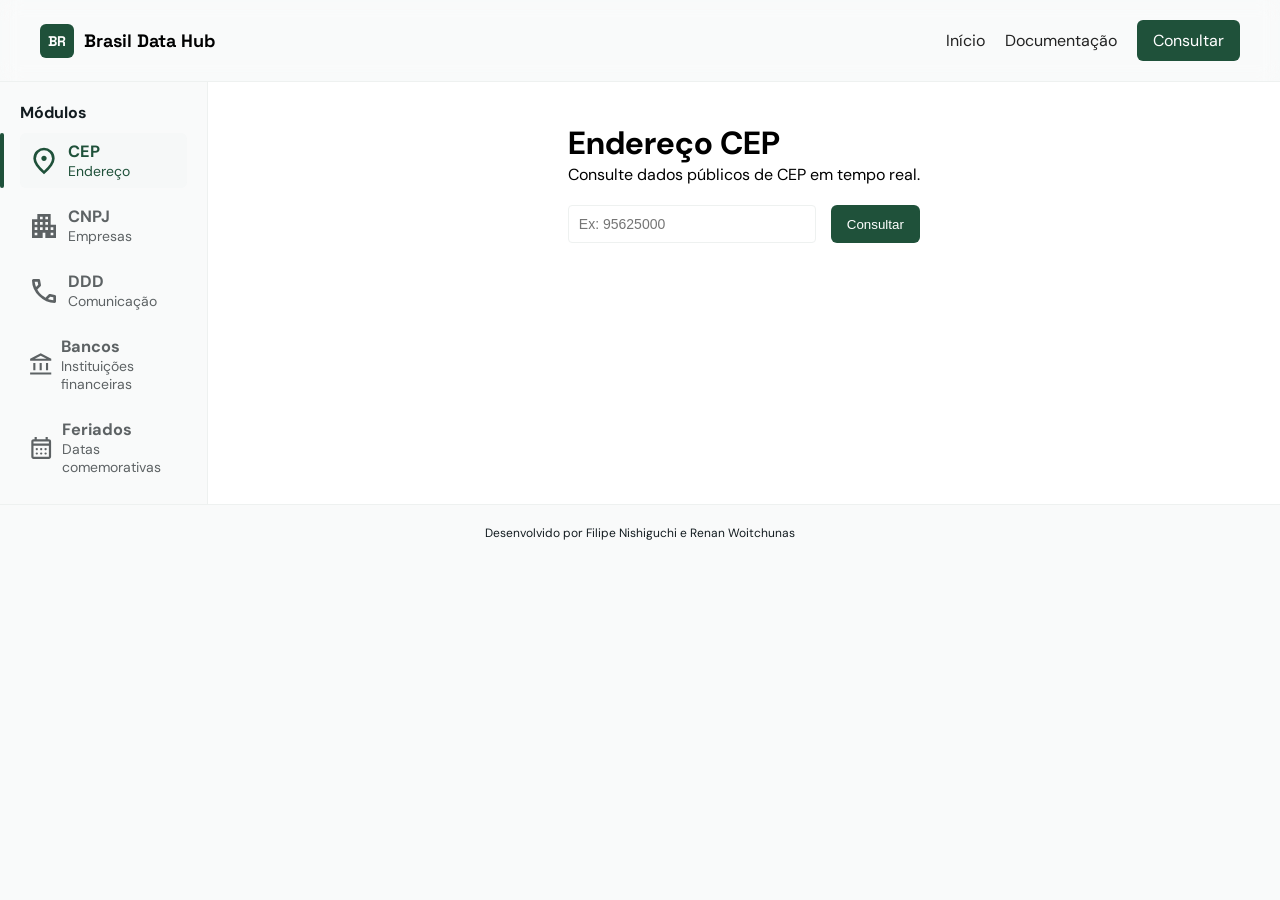
<file: consultar.html>
<!DOCTYPE html>
<html lang="pt-BR">
<head>
    <meta charset="UTF-8">
    <meta name="viewport" content="width=device-width, initial-scale=1.0">
    <title>Brasil Data Hub</title>
    <link rel="preconnect" href="https://fonts.googleapis.com">
    <link rel="preconnect" href="https://fonts.gstatic.com" crossorigin>
    <link href="https://fonts.googleapis.com/css2?family=Space+Grotesk:wght@300..700&display=swap" rel="stylesheet">
    <link href="https://fonts.googleapis.com/css2?family=DM+Sans:ital,opsz,wght@0,9..40,100..1000;1,9..40,100..1000&family=Space+Grotesk:wght@300..700&display=swap" rel="stylesheet">

    <link rel="icon" type="image/png" href="/assets/favicon.ico">

    <link rel="stylesheet" href="/css/styles.css">
    <link rel="stylesheet" href="/css/consultar.css">
    <link rel="stylesheet" href="/css/footer.css">
</head>
<body>
    <header>
        <a class="logo" href="/index.html">
            <div class="icon">
                <h3>BR</h3>
            </div>
            <h2>Brasil Data Hub</h2>
        </a>
        <nav class="nav-links">
            <a class="button-secondary"href="/index.html">Início</a>
            <a class="button-secondary" href="/documentacao.html">Documentação</a>
            <a class="button-primary" href="/consultar">Consultar</a>
        </nav>
    </header>

    <div class="container">
        <aside>
            <h4>Módulos</h4>
            <nav class="sidebar">
                <button class="button-secondary active" data-target="cep">
                    <svg xmlns="http://www.w3.org/2000/svg" height="32px" viewBox="0 -960 960 960" width="32px" fill="#FFFFFF"><path d="M536.5-503.5Q560-527 560-560t-23.5-56.5Q513-640 480-640t-56.5 23.5Q400-593 400-560t23.5 56.5Q447-480 480-480t56.5-23.5ZM480-186q122-112 181-203.5T720-552q0-109-69.5-178.5T480-800q-101 0-170.5 69.5T240-552q0 71 59 162.5T480-186Zm0 106Q319-217 239.5-334.5T160-552q0-150 96.5-239T480-880q127 0 223.5 89T800-552q0 100-79.5 217.5T480-80Zm0-480Z"/></svg>
                    <div>
                        <h3>CEP</h3>
                        <p>Endereço</p>
                    </div>
                </button>

                <button class="button-secondary" data-target="cnpj">
                    <svg xmlns="http://www.w3.org/2000/svg" height="32px" viewBox="0 -960 960 960" width="32px" fill="#FFFFFF"><path d="M120-120v-560h160v-160h400v320h160v400H520v-160h-80v160H120Zm80-80h80v-80h-80v80Zm0-160h80v-80h-80v80Zm0-160h80v-80h-80v80Zm160 160h80v-80h-80v80Zm0-160h80v-80h-80v80Zm0-160h80v-80h-80v80Zm160 320h80v-80h-80v80Zm0-160h80v-80h-80v80Zm0-160h80v-80h-80v80Zm160 480h80v-80h-80v80Zm0-160h80v-80h-80v80Z"/></svg>
                    <div>
                        <h3>CNPJ</h3>
                        <p>Empresas</p>
                    </div>
                </button>

                <button class="button-secondary" data-target="ddd">
                    <svg xmlns="http://www.w3.org/2000/svg" height="32px" viewBox="0 -960 960 960" width="32px" fill="#FFFFFF"><path d="M798-120q-125 0-247-54.5T329-329Q229-429 174.5-551T120-798q0-18 12-30t30-12h162q14 0 25 9.5t13 22.5l26 140q2 16-1 27t-11 19l-97 98q20 37 47.5 71.5T387-386q31 31 65 57.5t72 48.5l94-94q9-9 23.5-13.5T670-390l138 28q14 4 23 14.5t9 23.5v162q0 18-12 30t-30 12ZM241-600l66-66-17-94h-89q5 41 14 81t26 79Zm358 358q39 17 79.5 27t81.5 13v-88l-94-19-67 67ZM241-600Zm358 358Z"/></svg>
                    <div>
                        <h3>DDD</h3>
                        <p>Comunicação</p>
                    </div>
                </button>

                <button class="button-secondary" data-target="bancos">
                    <svg xmlns="http://www.w3.org/2000/svg" height="32px" viewBox="0 -960 960 960" width="32px" fill="#FFFFFF"><path d="M200-280v-280h80v280h-80Zm240 0v-280h80v280h-80ZM80-120v-80h800v80H80Zm600-160v-280h80v280h-80ZM80-640v-80l400-200 400 200v80H80Zm178-80h444-444Zm0 0h444L480-830 258-720Z"/></svg>
                    <div>
                        <h3>Bancos</h3>
                        <p>Instituições financeiras</p>
                    </div>
                </button>

                <button class="button-secondary" data-target="feriados">
                    <svg xmlns="http://www.w3.org/2000/svg" height="32px" viewBox="0 -960 960 960" width="32px" fill="#FFFFFF"><path d="M200-80q-33 0-56.5-23.5T120-160v-560q0-33 23.5-56.5T200-800h40v-80h80v80h320v-80h80v80h40q33 0 56.5 23.5T840-720v560q0 33-23.5 56.5T760-80H200Zm0-80h560v-400H200v400Zm0-480h560v-80H200v80Zm0 0v-80 80Zm280 240q-17 0-28.5-11.5T440-440q0-17 11.5-28.5T480-480q17 0 28.5 11.5T520-440q0 17-11.5 28.5T480-400Zm-188.5-11.5Q280-423 280-440t11.5-28.5Q303-480 320-480t28.5 11.5Q360-457 360-440t-11.5 28.5Q337-400 320-400t-28.5-11.5ZM640-400q-17 0-28.5-11.5T600-440q0-17 11.5-28.5T640-480q17 0 28.5 11.5T680-440q0 17-11.5 28.5T640-400ZM480-240q-17 0-28.5-11.5T440-280q0-17 11.5-28.5T480-320q17 0 28.5 11.5T520-280q0 17-11.5 28.5T480-240Zm-188.5-11.5Q280-263 280-280t11.5-28.5Q303-320 320-320t28.5 11.5Q360-297 360-280t-11.5 28.5Q337-240 320-240t-28.5-11.5ZM640-240q-17 0-28.5-11.5T600-280q0-17 11.5-28.5T640-320q17 0 28.5 11.5T680-280q0 17-11.5 28.5T640-240Z"/></svg>
                    <div>
                        <h3>Feriados</h3>
                        <p>Datas comemorativas</p>
                    </div>
                </button>
            </nav>
        </aside>
        <main>
            <div class="content-cep">
                <div class="title-content">
                    <h1>Endereço CEP</h1>
                    <p>Consulte dados públicos de CEP em tempo real.</p>
                </div>
                <form class="form-cep" action="/consultar_cep" method="POST">
                    <input type="text" name="cep" placeholder="Ex: 95625000" required pattern="\d{8}" title="Digite um CEP válido com 8 dígitos">
                    <button type="submit" class="button-primary">Consultar</button>
                </form>
                <div class="info-cep">
                </div>
            </div>

            <div class="content-cnpj">
                <div class="title-content">
                    <h1>Empresas CNPJ</h1>
                    <p>Consulte dados públicos de CNPJ em tempo real.</p>
                </div>
                <form class="form-cnpj" action="/consultar_cnpj" method="POST">
                    <input type="text" name="cnpj" placeholder="Ex: 12345678000190" required pattern="\d{14}" title="Digite um CNPJ válido">
                    <button type="submit" class="button-primary">Consultar</button>
                </form>
                <div class="info-cnpj">
                </div>
            </div>

            <div class="content-ddd">
                <div class="title-content">
                    <h1>Comunicação DDD</h1>
                    <p>Consulte dados públicos de DDD em tempo real.</p>
                </div>
                <form class="form-ddd" action="/consultar_ddd" method="POST">
                    <input type="text" name="ddd" placeholder="Ex: 51" required pattern="\d{2}" title="Digite um DDD válido com 2 dígitos">
                    <button type="submit" class="button-primary">Consultar</button>
                </form>
                <div class="info-ddd">
                </div>
            </div>

            <div class="content-bancos">
                <div class="title-content">
                    <h1>Financeiro Bancos</h1>
                    <p>Consulte dados públicos de bancos em tempo real.</p>
                </div>
                <form class="form-bancos" action="/consultar_bancos" method="POST">
                    <input type="text" name="bank" placeholder="Ex: 1" required pattern="\d{2}" title="Digite o código do banco válido">
                    <button type="submit" class="button-primary">Consultar</button>
                </form>
                <div class="info-bancos">
                </div>
            </div>

            <div class="content-feriados">
                <div class="title-content">
                    <h1>Feriados</h1>
                    <p>Consulte dados públicos de feriados em tempo real.</p>
                </div>
                <form class="form-feriados" action="/consultar_feriados" method="POST">
                    <input type="text" name="year" placeholder="Ex: 2024" required pattern="\d{4}" title="Digite um ano válido com 4 dígitos">
                    <button type="submit" class="button-primary">Consultar</button>
                </form>
                <div class="info-feriados">
                </div>
            </div>
        </main>
    </div>

    <footer>
        <div class="footer-bottom">
            <p>Desenvolvido por Filipe Nishiguchi e Renan Woitchunas</p>
        </div>
    </footer>
</body>
<script>
    const buttons = document.querySelectorAll(".sidebar button");
    const modules = document.querySelectorAll("main > div");

    buttons.forEach(button => {
        button.addEventListener("click", () => {

            const target = button.dataset.target;

            buttons.forEach(btn => btn.classList.remove("active"));
            button.classList.add("active");

            modules.forEach(module => {
                module.classList.remove("active");

                if(module.classList.contains(`content-${target}`)){
                    module.classList.add("active");
                }
            });

        });
    });

    document.querySelector(".content-cep").classList.add("active");
</script>
<script type="module" src="/js/consultar_cep.js"></script>
<script type="module" src="/js/consultar_cnpj.js"></script>
<script type="module" src="/js/consultar_ddd.js"></script>
<script type="module" src="/js/consultar_bancos.js"></script>
<script type="module" src="/js/consultar_feriados.js"></script>
</html>
</file>
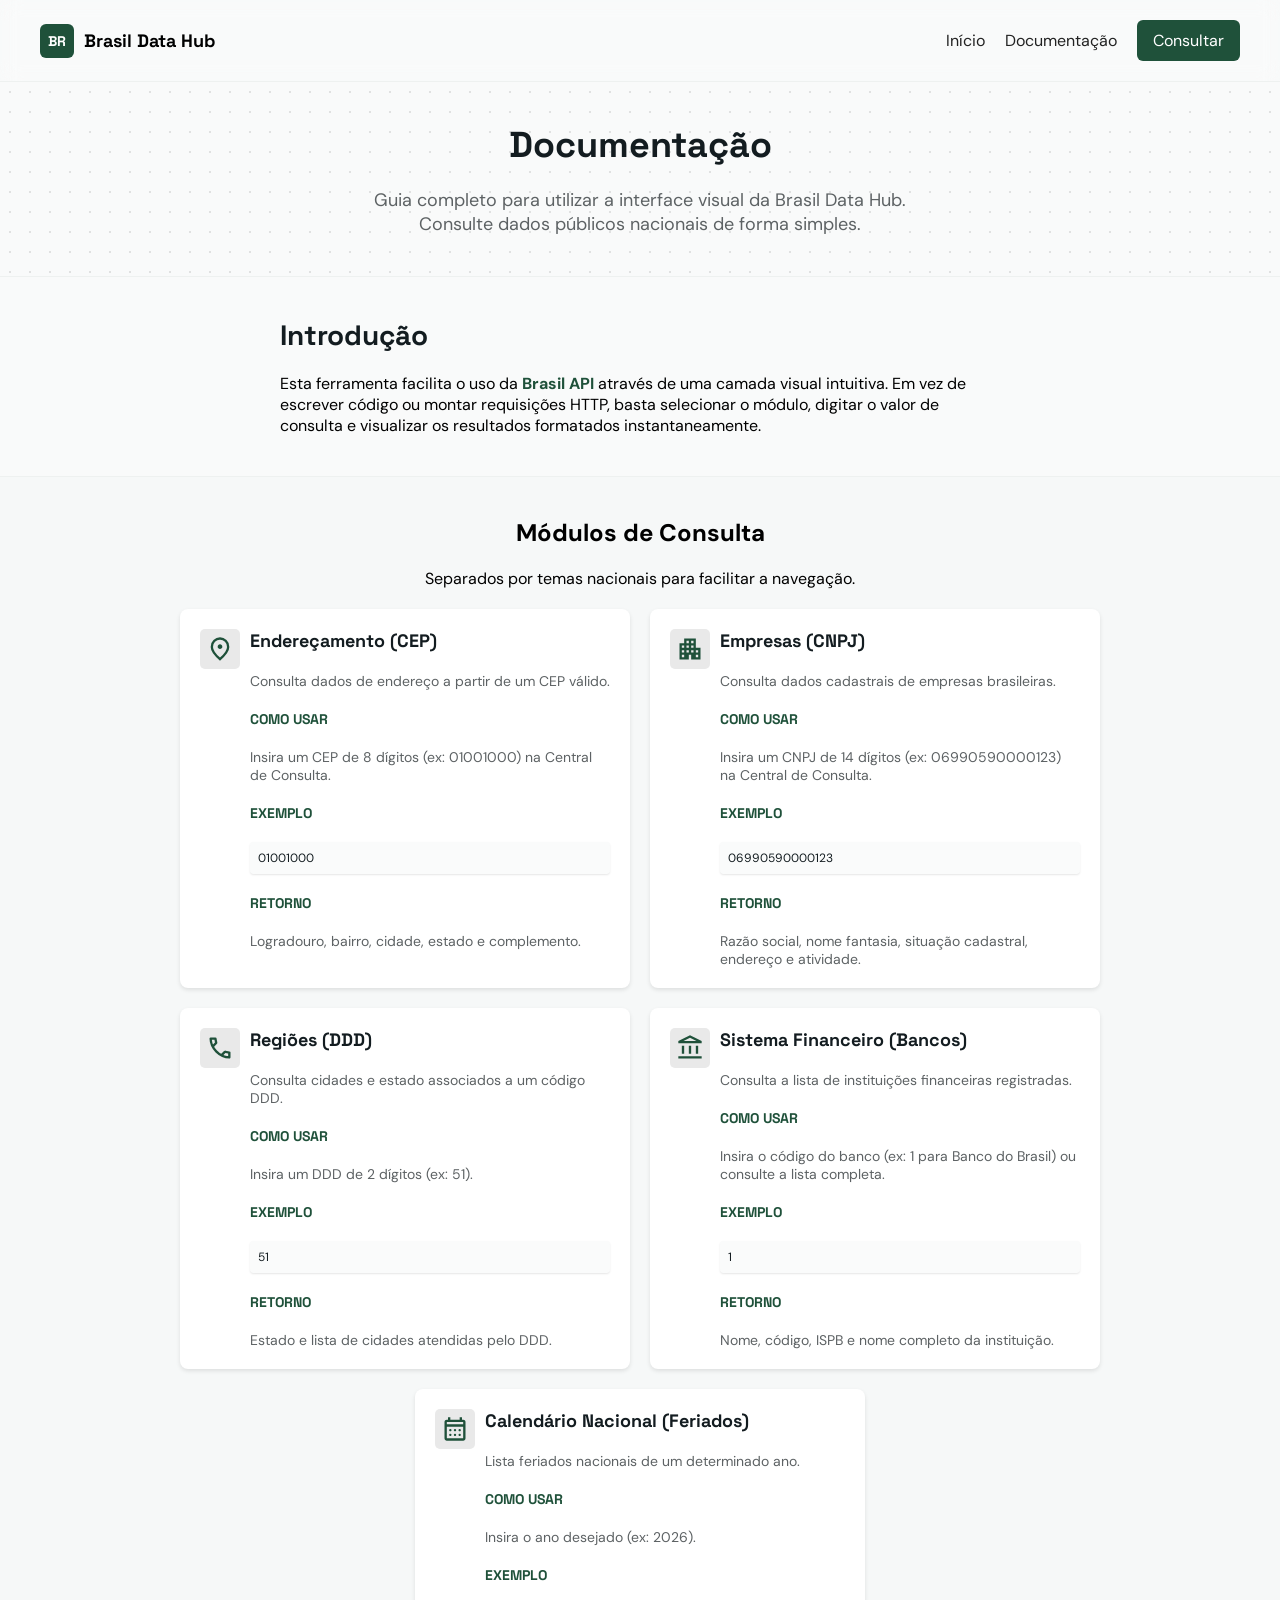
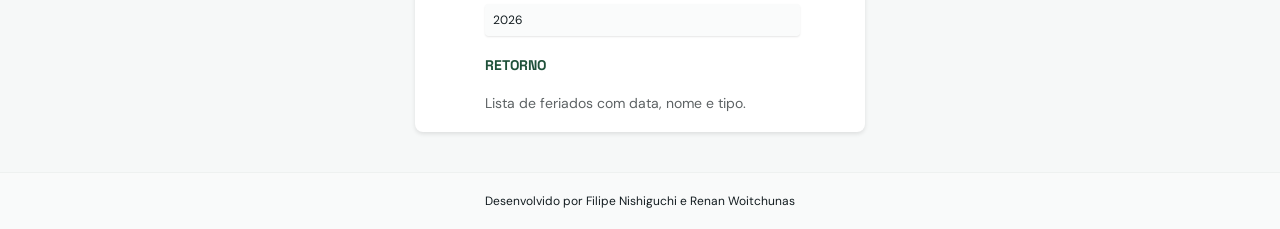
<file: documentacao.html>
<!DOCTYPE html>
<html lang="pt-BR">
<head>
    <meta charset="UTF-8">
    <meta name="viewport" content="width=device-width, initial-scale=1.0">
    <title>Brasil Data Hub</title>
    <link rel="preconnect" href="https://fonts.googleapis.com">
    <link rel="preconnect" href="https://fonts.gstatic.com" crossorigin>
    <link href="https://fonts.googleapis.com/css2?family=Space+Grotesk:wght@300..700&display=swap" rel="stylesheet">
    <link href="https://fonts.googleapis.com/css2?family=DM+Sans:ital,opsz,wght@0,9..40,100..1000;1,9..40,100..1000&family=Space+Grotesk:wght@300..700&display=swap" rel="stylesheet">

    <link rel="icon" type="image/png" href="/assets/favicon.ico">

    <link rel="stylesheet" href="/css/styles.css">
    <link rel="stylesheet" href="/css/documentacao.css">
    <link rel="stylesheet" href="/css/footer.css">
</head>
<body>
    <header>
        <a class="logo" href="/index.html">
            <div class="icon">
                <h3>BR</h3>
            </div>
            <h2>Brasil Data Hub</h2>
        </a>
        <nav class="nav-links">
            <a class="button-secondary"href="/index.html">Início</a>
            <a class="button-secondary" href="/documentacao.html">Documentação</a>
            <a class="button-primary" href="/consultar.html">Consultar</a>
        </nav>
    </header>

    <main>
        <section class="documentation-hero-container">
            <h1>Documentação</h1>
            <p>Guia completo para utilizar a interface visual da Brasil Data Hub. Consulte dados públicos nacionais de forma simples.</p>
        </section>

        <section class="documentation-introduction">
            <h2>Introdução</h2>
            <p></p>Esta ferramenta facilita o uso da <span class="bold">Brasil API</span> através de uma camada visual intuitiva. Em vez de escrever código ou montar requisições HTTP, basta selecionar o módulo, digitar o valor de consulta e visualizar os resultados formatados instantaneamente.</p>
        </section>

        <section class="documentation-modules">
            <h2>Módulos de Consulta</h2>
            <p>Separados por temas nacionais para facilitar a navegação.</p>
            <div class="cards-container">
                <div class="card">
                    <div class="card-icon">
                        <svg xmlns="http://www.w3.org/2000/svg" height="32px" viewBox="0 -960 960 960" width="32px"><path d="M536.5-503.5Q560-527 560-560t-23.5-56.5Q513-640 480-640t-56.5 23.5Q400-593 400-560t23.5 56.5Q447-480 480-480t56.5-23.5ZM480-186q122-112 181-203.5T720-552q0-109-69.5-178.5T480-800q-101 0-170.5 69.5T240-552q0 71 59 162.5T480-186Zm0 106Q319-217 239.5-334.5T160-552q0-150 96.5-239T480-880q127 0 223.5 89T800-552q0 100-79.5 217.5T480-80Zm0-480Z"/></svg>
                    </div>
                    <div class="card-content">
                        <h3>Endereçamento (CEP)</h3>
                        <p>Consulta dados de endereço a partir de um CEP válido.</p>

                        <h4>Como usar</h4>
                        <p>Insira um CEP de 8 dígitos (ex: 01001000) na Central de Consulta.</p>

                        <h4>Exemplo</h4>
                        <span class="code-snippet">01001000</span>
                        <h4>Retorno</h4>
                        <p>Logradouro, bairro, cidade, estado e complemento.</p>
                    </div>
                </div>

                <div class="card">
                    <div class="card-icon">
                        <svg xmlns="http://www.w3.org/2000/svg" height="32px" viewBox="0 -960 960 960" width="32px"><path d="M120-120v-560h160v-160h400v320h160v400H520v-160h-80v160H120Zm80-80h80v-80h-80v80Zm0-160h80v-80h-80v80Zm0-160h80v-80h-80v80Zm160 160h80v-80h-80v80Zm0-160h80v-80h-80v80Zm0-160h80v-80h-80v80Zm160 320h80v-80h-80v80Zm0-160h80v-80h-80v80Zm0-160h80v-80h-80v80Zm160 480h80v-80h-80v80Zm0-160h80v-80h-80v80Z"/></svg>
                    </div>
                    <div class="card-content">
                        <h3>Empresas (CNPJ)</h3>
                        <p>Consulta dados cadastrais de empresas brasileiras.</p>

                        <h4>Como usar</h4>
                        <p>Insira um CNPJ de 14 dígitos (ex: 06990590000123) na Central de Consulta.</p>

                        <h4>Exemplo</h4>
                        <span class="code-snippet">06990590000123</span>

                        <h4>Retorno</h4>
                        <p>Razão social, nome fantasia, situação cadastral, endereço e atividade.</p>
                    </div>
                </div>

                <div class="card">
                    <div class="card-icon">
                        <svg xmlns="http://www.w3.org/2000/svg" height="32px" viewBox="0 -960 960 960" width="32px"><path d="M798-120q-125 0-247-54.5T329-329Q229-429 174.5-551T120-798q0-18 12-30t30-12h162q14 0 25 9.5t13 22.5l26 140q2 16-1 27t-11 19l-97 98q20 37 47.5 71.5T387-386q31 31 65 57.5t72 48.5l94-94q9-9 23.5-13.5T670-390l138 28q14 4 23 14.5t9 23.5v162q0 18-12 30t-30 12ZM241-600l66-66-17-94h-89q5 41 14 81t26 79Zm358 358q39 17 79.5 27t81.5 13v-88l-94-19-67 67ZM241-600Zm358 358Z"/></svg>
                    </div>
                    <div class="card-content">
                        <h3>Regiões (DDD)</h3>
                        <p>Consulta cidades e estado associados a um código DDD.</p>

                        <h4>Como usar</h4>
                        <p>Insira um DDD de 2 dígitos (ex: 51).</p>

                        <h4>Exemplo</h4>
                        <span class="code-snippet">51</span>

                        <h4>Retorno</h4>
                        <p>Estado e lista de cidades atendidas pelo DDD.</p>
                    </div>
                </div>

                <div class="card">
                    <div class="card-icon">
                        <svg xmlns="http://www.w3.org/2000/svg" height="32px" viewBox="0 -960 960 960" width="32px"><path d="M200-280v-280h80v280h-80Zm240 0v-280h80v280h-80ZM80-120v-80h800v80H80Zm600-160v-280h80v280h-80ZM80-640v-80l400-200 400 200v80H80Zm178-80h444-444Zm0 0h444L480-830 258-720Z"/></svg>
                    </div>
                    <div class="card-content">
                        <h3>Sistema Financeiro (Bancos)</h3>
                        <p>Consulta a lista de instituições financeiras registradas.</p>

                        <h4>Como usar</h4>
                        <p>Insira o código do banco (ex: 1 para Banco do Brasil) ou consulte a lista completa.</p>
                        <h4>Exemplo</h4>
                        <span class="code-snippet">1</span>
                        <h4>Retorno</h4>
                        <p>Nome, código, ISPB e nome completo da instituição.</p>
                    </div>
                </div>

                <div class="card">
                    <div class="card-icon">
                        <svg xmlns="http://www.w3.org/2000/svg" height="32px" viewBox="0 -960 960 960" width="32px"><path d="M200-80q-33 0-56.5-23.5T120-160v-560q0-33 23.5-56.5T200-800h40v-80h80v80h320v-80h80v80h40q33 0 56.5 23.5T840-720v560q0 33-23.5 56.5T760-80H200Zm0-80h560v-400H200v400Zm0-480h560v-80H200v80Zm0 0v-80 80Zm280 240q-17 0-28.5-11.5T440-440q0-17 11.5-28.5T480-480q17 0 28.5 11.5T520-440q0 17-11.5 28.5T480-400Zm-188.5-11.5Q280-423 280-440t11.5-28.5Q303-480 320-480t28.5 11.5Q360-457 360-440t-11.5 28.5Q337-400 320-400t-28.5-11.5ZM640-400q-17 0-28.5-11.5T600-440q0-17 11.5-28.5T640-480q17 0 28.5 11.5T680-440q0 17-11.5 28.5T640-400ZM480-240q-17 0-28.5-11.5T440-280q0-17 11.5-28.5T480-320q17 0 28.5 11.5T520-280q0 17-11.5 28.5T480-240Zm-188.5-11.5Q280-263 280-280t11.5-28.5Q303-320 320-320t28.5 11.5Q360-297 360-280t-11.5 28.5Q337-240 320-240t-28.5-11.5ZM640-240q-17 0-28.5-11.5T600-280q0-17 11.5-28.5T640-320q17 0 28.5 11.5T680-280q0 17-11.5 28.5T640-240Z"/></svg>
                    </div>
                    <div class="card-content">
                        <h3>Calendário Nacional (Feriados)</h3>
                        <p>Lista feriados nacionais de um determinado ano.</p>

                        <h4>Como usar</h4>
                        <p>Insira o ano desejado (ex: 2026).

                        <h4>Exemplo</h4>
                        <span class="code-snippet">2026</span>
                        <h4>Retorno</h4>
                        <p>Lista de feriados com data, nome e tipo.</p>
                    </div>
                </div>
            </div>
        </section>
    </main>

    <footer>
        <div class="footer-bottom">
            <p>Desenvolvido por Filipe Nishiguchi e Renan Woitchunas</p>
        </div>
    </footer>
</body>
</html>
</file>
<file: css/styles.css>
* {
    margin: 0;
    padding: 0;
    box-sizing: border-box;
    --primary: #1f513a;
    --primary-hover: #549b7a;
    --background: #f9fafa;
    --background-secondary: #eef1f04d;
    --border: #eef1f0;
    --foreground: #131c20;
    --foreground-light: #5d6264;
    --cinza-claro: #e9e9e9;
    --white: #ffffff;
    --font-dm: "DM Sans", sans-serif;
    --font-space: "Space Grotesk", sans-serif;
}

body {
    font-family: var(--font-dm);
    background-color: var(--background);
}

/* Cabeçalho */

header {
    display: flex;
    position: sticky;
    top: 0;
    justify-content: space-between;
    align-items: center;
    padding: 20px 40px;
    border-bottom: 1px solid var(--border);
    backdrop-filter: blur(10px);
    width: 100%;
    z-index: 1000;
}

.logo {
    font-family: var(--font-space);
    display: flex;
    align-items: center;
    gap: 10px;
    font-size: 12px;
    text-decoration: none;
    color: rgb(0, 0, 0);
}

.icon {
    background-color: var(--primary);
    padding: 8px;
    border-radius: 6px;
    color: white;
}

.nav-links {
    display: flex;
    align-items: center;
    gap: 20px;
}

.nav-links a {
    position: relative;
    text-decoration: none;
    color: #222;
}

.nav-links .button-secondary::after {
    content: "";
    position: absolute;
    width: 0%;
    height: 2px;
    left: 0;
    bottom: -4px;
    background-color: var(--foreground);
    transition: width 0.3s ease;
}

.nav-links .button-secondary:hover::after {
    width: 100%;
}

.nav-links .button-secondary:hover {
    color: rgb(0, 0, 0);
}

.nav-links .button-primary {
    padding: 10px 16px;
    background-color: var(--primary);
    color: white;
    border: none;
    border-radius: 6px;
}

.nav-links .button-primary:hover {
    animation: changeBackgroundColor 0.2s ease-in-out forwards;
}

@keyframes changeBackgroundColor {
    from {
        background-color: var(--primary);
    }
    to {
        background-color: var(--primary-hover);
    }
}

/* Conteúdo Principal */
main {
    display: flex;
    align-items: center;
    flex-direction: column;
}

/* Seção de Hero */
.hero-container {
    min-height: 70vh;
    width: 100%;
    display: flex;
    align-items: center;
    justify-content: center;
    padding: 40px;
    gap: 40px;
    border-bottom: 1px solid var(--border);
    /* Fundo com padrão de pontos */
    background-image: radial-gradient(circle at center, rgba(0, 0, 0, 0.1) 1px, transparent 0);
    background-size: 20px 20px;
}

.hero-content {
    max-width: 400px;
}

.hero-content h1 {
    font-size: 48px;
    color: var(--foreground);
    font-family: var(--font-space);
    line-height: 1;
}

.hero-content h1 #green-text {
    color: var(--primary);
}

.hero-content p {
    font-size: 18px;
    color: var(--foreground);
    margin-top: 10px;
}

.hero-content .buttons-container {
    margin-top: 20px;
    display: flex;
    align-items: center;
    gap: 20px;
}

.hero-content .buttons-container a {
    text-decoration: none;
    font-weight: 500;
}

.hero-content .buttons-container .button-primary {
    padding: 10px 16px;
    display: flex;
    align-items: center;
    justify-content: center;
    background-color: var(--primary);
    color: white;
    border: none;
    border-radius: 6px;
    gap: 5px;
}

.hero-content .buttons-container .button-primary:hover {
    animation: changeBackgroundColor 0.2s ease-in-out forwards;
}

.hero-content .buttons-container .button-secondary {
    position: relative;
    text-decoration: none;
    color: #222;
}

.hero-content .buttons-container .button-secondary::after {
    content: "";
    position: absolute;
    width: 0%;
    height: 2px;
    left: 0;
    bottom: -4px;
    background-color: var(--foreground);
    transition: width 0.3s ease;
}

.hero-content .buttons-container .button-secondary:hover::after {
    width: 100%;
}

.hero-image {
    position: relative;
    display: inline-block;
}

#mapa {
    width: 500px;
    display: block;
    user-select: none;
    -webkit-user-drag: none;
}

.map-overlay {
    position: absolute;
    top: 0;
    left: 0;
    width: 100%;
    height: 100%;
    pointer-events: none;
}

.map-info {
    position: absolute;
    background: rgba(0,0,0,0.6);
    color: white;
    padding: 6px 12px;
    border-radius: 8px;
    font-size: 14px;
    animation: float 4s ease-in-out infinite;
}

.map-info:nth-child(1) {
    top: 30%;
    left: 60%;
    animation-delay: 0s;
}

.map-info:nth-child(2) {
    bottom: 20%;
    right: 40%;
    animation-delay: 2s;
}

.map-info:nth-child(3) {
    top: 50%;
    right: 20%;
    animation-delay: 1s;
}

.map-info:nth-child(4) {
    bottom: 50%;
    left: 40%;
    animation-delay: 3s;
}

.map-info:nth-child(5) {
    top: 20%;
    left: 30%;
    animation-delay: 4s;
}

@keyframes float {
    0% {
        transform: translateY(0px);
    }
    50% {
        transform: translateY(-12px);
    }
    100% {
        transform: translateY(0px);
    }
}

@media screen and (max-width: 1000px) {
    .hero-container {
        flex-direction: column-reverse;
        text-align: center;
    }

    .buttons-container {
        justify-content: center;
    }

    .hero-image {
        order: -1;
    }

    #mapa {
        width: 100%;
        max-width: 400px;
    }   
}

@media screen and (max-width: 600px) {
    header {
        padding: 20px;
    }

    header .logo {
        font-size: 10px;
    }

    header .nav-links {
        font-size: 12px;
    }
}

/* about */
.about-container {
    width: 100%;
    display: flex;
    flex-direction: column;
    align-items: center;
    justify-content: center;
    padding: 40px;
    background-color: var(--background-secondary);
}

.about-container h2 {
    font-size: 32px;
    color: var(--foreground);
    margin-bottom: 20px;
}

.about-container .bold {
    font-weight: bold;
    color: var(--foreground);
}

#sub-text {
    font-family: var(--font-space);
    color: var(--primary);
    margin-top: 10px;
    font-weight: 500;
}

.about-cards-container {
    display: flex;
    flex-wrap: wrap;
    align-items: center;
    justify-content: center;
    gap: 20px;
    margin-top: 40px;
}

.about-card {
    width: 250px;
    height: 200px;
    background-color: #ffffff;
    border-radius: 8px;
    display: flex;
    flex-direction: column;
    align-items: center;
    justify-content: center;
    color: var(--foreground);
    font-size: 18px;
    text-align: center;
    padding: 20px;
}

.about-card:hover {
    background-color: var(--background-secondary);
    transform: translateY(-5px);
    transition: all 0.3s ease;
    border: 1px solid var(--primary);
}

.about-card svg {
    margin-bottom: 10px;
    fill: var(--background);
    background-color: var(--primary);
    border-radius: 5px;
    padding: 4px;
}

.about-card p {
    margin-top: 10px;
    font-size: 14px;
    color: var(--foreground);
}
</file>
<file: css/consultar.css>
.container {
    display: flex;
    flex-direction: row;
    height: 100%;
}

aside {
    width: 240px;
    background-color: var(--background);
    padding: 20px;
    border-right: var(--border) 1px solid;
}

aside h4 {
    font-size: 18px;
    color: var(--foreground);
    font: var(--font-space);
    margin-bottom: 10px;
    font-weight: bold;
}

aside nav {
    display: flex;
    flex-direction: column;
    gap: 10px;
}

aside nav button {
    color: var(--foreground-light);
    font-size: 14px;
    font-family: var(--font-dm);
    padding: 8px;
    border: 0;
    background-color: transparent;
    text-align: left;
    cursor: pointer;
    display: flex;
    align-items: center;
    gap: 8px;
}

aside nav button:hover {
    color: var(--primary);
    background-color: var(--background-secondary);
    border-radius: 4px;
    transition: all 0.3s ease;
}

aside nav button svg {
    fill: var(--foreground-light);
    padding: 3;
}

aside nav button:hover svg {
    fill: var(--primary);
}

aside nav button.active {
    background-color: var(--background-secondary);
    color: var(--primary);
    border-radius: 6px;
    position: relative;
}

aside nav button.active svg {
    fill: var(--primary);
}

aside nav button.active::before {
    content: "";
    position: absolute;
    left: -20px;
    top: 0;
    height: 100%;
    width: 4px;
    background-color: var(--primary);
    border-radius: 2px;
}

/* main */

main {
    background-color: var(--white);
    width: 100%;
}

form {
    display: flex;
    flex-direction: row;
    gap: 15px;
    margin-top: 20px;
}

input[type="text"], input[type="email"], input[type="password"] {
    padding: 10px;
    border: 1px solid var(--border);
    border-radius: 4px;
    width: 100%;
    font-size: 14px;
}

.button-primary {
    padding: 10px 16px;
    display: flex;
    align-items: center;
    justify-content: center;
    background-color: var(--primary);
    color: white;
    border: none;
    border-radius: 6px;
    gap: 5px;
}

main > div {
    display: none;
    padding: 40px;
}

main > div.active {
    display: block;
}
</file>
<file: css/footer.css>
.footer-bottom {
    font-size: 12px;
    color: var(--foreground);
    text-align: center;
    padding: 20px;
    border-top: 1px solid var(--border);
}
</file>
<file: css/documentacao.css>
.documentation-hero-container {
    width: 100%;
    display: flex;
    flex-direction: column;
    align-items: center;
    justify-content: space-between;
    padding: 40px;
    background-image: radial-gradient(circle at center, rgba(0, 0, 0, 0.1) 1px, transparent 0);
    background-size: 20px 20px;
    border-bottom: 1px solid var(--border);
}

.documentation-hero-container h1 {
    font-size: 36px;
    color: var(--foreground);
    margin-bottom: 20px;
    font-family: var(--font-space);
}

.documentation-hero-container p {
    font-size: 18px;
    color: var(--foreground-light);
    max-width: 600px;
    text-align: center;
}

/* Introdução */

.documentation-introduction {
    width: 100%;
    max-width: 800px;
    margin: 40px auto;
    padding: 0 40px;
}

.documentation-introduction h2 {
    font-size: 28px;
    color: var(--foreground);
    margin-bottom: 20px;
    font-family: var(--font-space);
}

.documentation-introduction p {
    font-size: 16px;
    color: var(--foreground-light);
    line-height: 1.6;
}

.documentation-introduction .bold {
    font-weight: bold;
    color: var(--primary);
}

/* Cards de Consulta */
.documentation-modules {
    border-top: var(--border) solid 1px;
    width: 100%;
    display: flex;
    flex-direction: column;
    flex-wrap: wrap;
    gap: 20px;
    justify-content: center;
    align-items: center;
    text-align: left;
    padding: 0 40px;
    background-color: var(--background-secondary);
    padding: 40px;
}

.documentation-modules .cards-container {
    display: flex;
    flex-wrap: wrap;
    gap: 20px;
    justify-content: center;
}

.card {
    display: flex;
    flex-direction: row;
    width: 100%;
    max-width: 450px;
    background-color: #fff;
    border-radius: 8px;
    box-shadow: 0 2px 4px rgba(0, 0, 0, 0.1);
    padding: 20px;
    gap: 10px;
}

.card-icon {
    width: 40px;
    height: 40px;
    padding: 6px;
    display: flex;
    align-items: center;
    justify-content: center;
    background-color: var(--cinza-claro);
    border-radius: 5px;
    fill: var(--primary);
}

.card-content {
    display: flex;
    flex-direction: column;
    gap: 20px;
}

.card-content h3 {
    font-size: 18px;
    color: var(--foreground);
    margin: 0;
    font-family: var(--font-space);
}

.card-content p {
    font-size: 14px;
    color: var(--foreground-light);
    margin: 0;
}

.card-content h4 {
    font-size: 14px;
    color: var(--primary);
    margin: 0;
    font-family: var(--font-space);
    text-transform: uppercase;
}

.card-content .code-snippet {
    background-color: var(--background-secondary);
    padding: 8px;
    border-radius: 4px;
    font-family: var(--font-mono);
    font-size: 12px;
    color: var(--foreground);
    box-shadow: 0 1px 2px rgba(0, 0, 0, 0.1);
}
</file>
